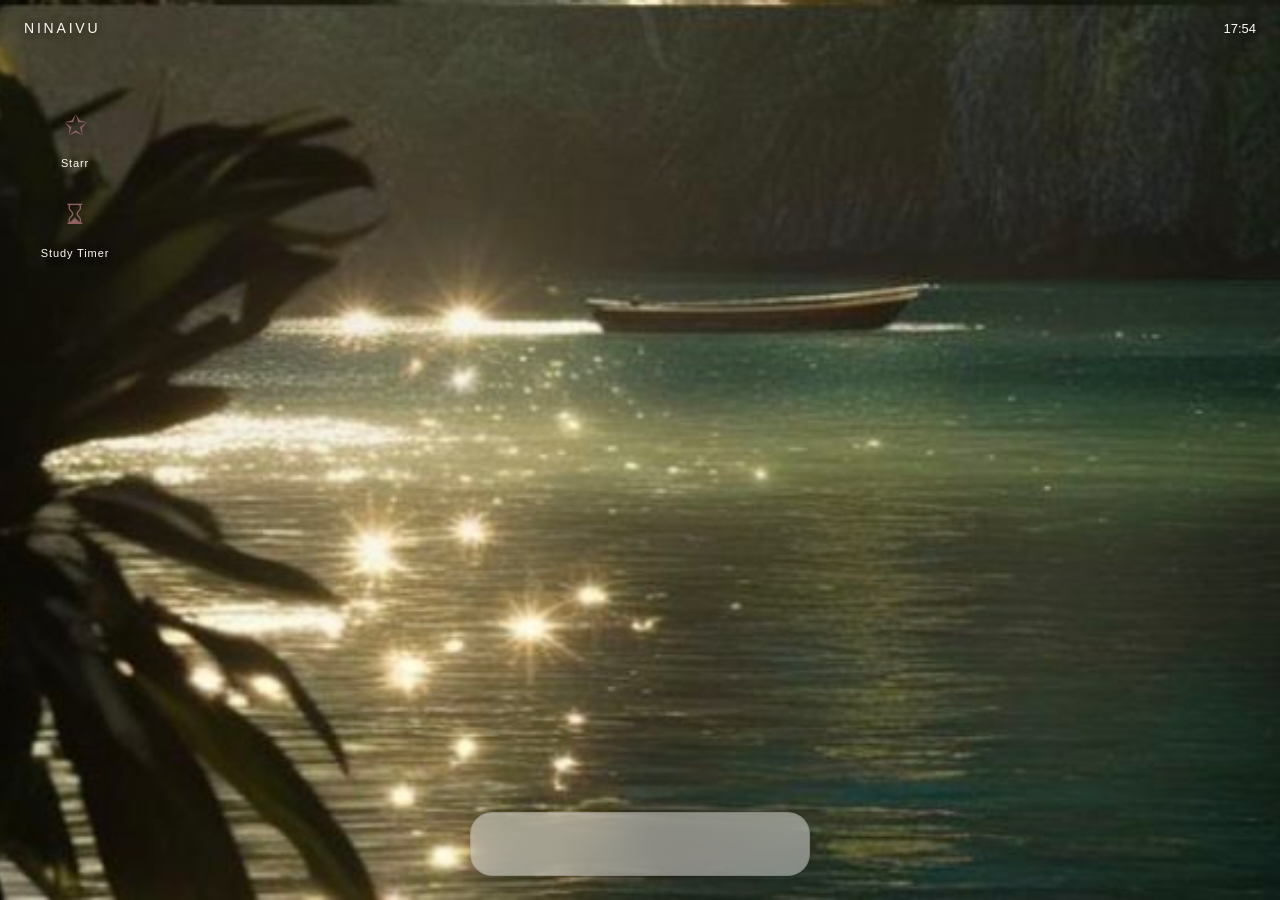
<file: index.html>
<!DOCTYPE html>
<html lang="en">
<head>
    <meta charset="UTF-8">
    <meta name="viewport" content="width=device-width, initial-scale=1.0, maximum-scale=1.0, user-scalable=no">

    <title>Ninaivu · a place for things worth keeping</title>

    <link rel="icon" type="image/png" href="ninaivu_icon.png">
    <!-- Tells Apple/iOS devices to use this icon -->
    <link rel="apple-touch-icon" href="ninaivu_icon.png">

    <!-- Tells Android devices to use the Web App Manifest (we will create this next) -->
    <link rel="manifest" href="manifest.json">
    
    <link rel="stylesheet" href="style.css">
</head>

<body>
    <main id="desktop">
        <header class="system">
            <div class="system-name" title="a place for things worth keeping" id="ninaivu-system">NINAIVU</div>
            <div class="system-time" id="clock">00:00</div>
        </header>

        <div class="desktop-area">
            <div class="desktop-icon" data-app="starr" id="starr-icon">
                <div class="desktop-icon-symbol">✩</div>
                <div class="desktop-icon-name">Starr</div>
            </div>

            <div class="desktop-icon" data-app="study-timer" id="study-timer-icon">
                <div class="desktop-icon-symbol">⌛︎</div>
                <div class="desktop-icon-name">Study Timer</div>
            </div>
        </div>

        <nav class="dock">
            <!-- Ninaivu adds app icons here when their windows open. -->
        </nav>

        <div class="window" data-app="ninaivu" id="main-window">
            <div class="window-bar">
                <div class="window-controls">
                    <button class="window-control close" aria-label="Close"></button>
                    <button class="window-control minimize" aria-label="Minimize"></button>
                    <button class="window-control maximize" aria-label="Maximize"></button>
                </div>
                <div class="window-title">NINAIVU</div>
            </div>
            <div class="window-content">
                <p>hello from ninaivu</p>
            </div>
        </div>

        <div class="window" data-app="starr" id="starr-window">
            <div class="window-bar">
                <div class="window-controls">
                    <button class="window-control close" aria-label="Close"></button>
                    <button class="window-control minimize" aria-label="Minimize"></button>
                    <button class="window-control maximize" aria-label="Maximize"></button>
                </div>
                <div class="window-title">STARR</div>
            </div>
            <div class="window-content">
                <p>hello from starr</p>
            </div>
        </div>

        <div class="window study-timer-window" data-app="study-timer" id="study-timer-window">
            <div class="window-bar">
                <div class="window-controls">
                    <button class="window-control close" aria-label="Close"></button>
                    <button class="window-control minimize" aria-label="Minimize"></button>
                    <button class="window-control maximize" aria-label="Maximize"></button>
                </div>
                <div class="window-title">NINAIVU / STUDY TIMER</div>
            </div>
            <div class="window-content timer-window-content">
                <iframe src="apps/study-timer/index.html" title="Ninaivu physical study timer digital twin"></iframe>
            </div>
        </div>
    </main>

    <script src="script.js"></script>
</body>
</html>
</file>
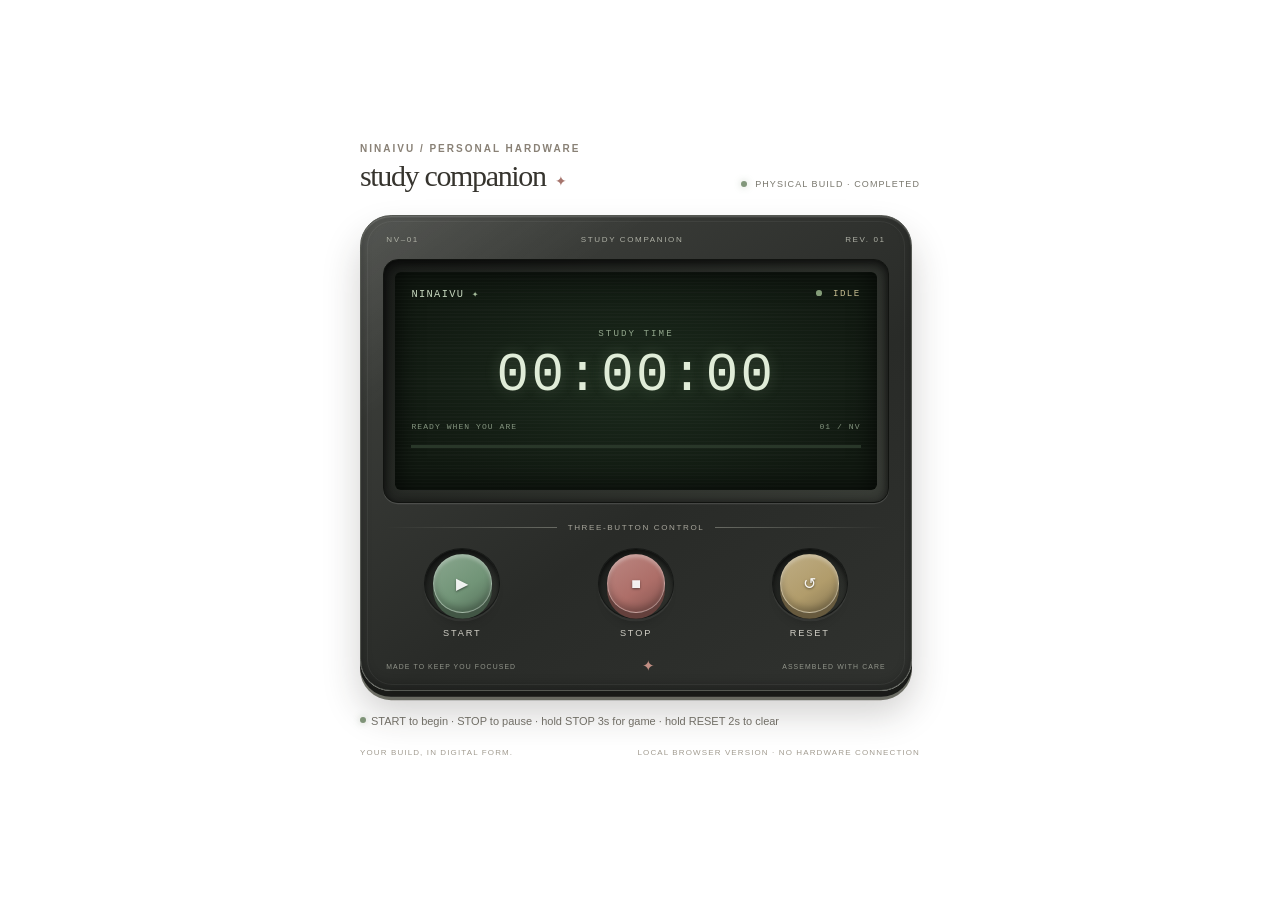
<file: apps/study-timer/index.html>
<!DOCTYPE html>
<html lang="en">
<head>
<meta charset="UTF-8">
<meta name="viewport" content="width=device-width, initial-scale=1.0, maximum-scale=1.0, user-scalable=no">
<title>Ninaivu · Physical Study Timer</title>
<link rel="stylesheet" href="style.css">
</head>
<body>
<main class="page">
    <header class="app-heading">
        <div>
            <div class="eyebrow">NINAIVU / PERSONAL HARDWARE</div>
            <h1>study companion <span>✦</span></h1>
        </div>
        <div class="build-status"><i></i> PHYSICAL BUILD · COMPLETED</div>
    </header>

    <div class="device-stage"></div>
        <section class="device" aria-label="Digital twin of the Ninaivu study timer">
            <div class="device-branding">
                <span>NV–01</span>
                <span>STUDY COMPANION</span>
                <span>REV. 01</span>
            </div>

            <div class="screen-bezel">
                <div class="screen" id="device-screen">
                    <div class="screen-topline">
                        <span class="screen-logo">NINAIVU <b>✦</b></span>
                        <span class="screen-status" id="screen-status"><i></i> IDLE</span>
                    </div>

                    <section class="timer-view" id="timer-view">
                        <div class="screen-caption" id="screen-caption">STUDY TIME</div>
                        <div class="time-display" id="time-display">00:00:00</div>
                        <div class="screen-bottomline">
                            <span id="session-message">READY WHEN YOU ARE</span>
                            <span>01 / NV</span>
                        </div>
                        <div class="progress-track"><div id="progress-fill"></div></div>
                    </section>

                    <section class="game-view" id="game-view" hidden>
                        <div class="game-topline">
                            <span>BREAK MODE / RUNNER</span>
                            <span>SCORE <b id="game-score">00000</b></span>
                        </div>
                        <canvas id="game-canvas" width="320" height="105" aria-label="Tiny monochrome runner game"></canvas>
                        <div class="game-message" id="game-message">PRESS START TO PLAY</div>
                    </section>
                </div>
            </div>

            <div class="screen-glint"></div>

            <div class="control-label"><span></span> THREE-BUTTON CONTROL <span></span></div>

            <div class="physical-buttons">
                <button class="hardware-button start" id="start-button" type="button" aria-label="Start or jump">
                    <span class="button-well"><span class="button-cap"><span class="button-symbol">▶</span></span></span>
                    <span class="button-name">START</span>
                </button>
                <button class="hardware-button stop" id="stop-button" type="button" aria-label="Stop or enter and exit game mode">
                    <span class="button-well"><span class="button-cap"><span class="button-symbol">■</span></span></span>
                    <span class="button-name">STOP</span>
                </button>
                <button class="hardware-button reset" id="reset-button" type="button" aria-label="Hold to reset timer">
                    <span class="button-well"><span class="button-cap"><span class="button-symbol">↺</span></span></span>
                    <span class="button-name">RESET</span>
                </button>
            </div>

            <div class="device-engraving">
                <span>MADE TO KEEP YOU FOCUSED</span>
                <span class="engraving-star">✦</span>
                <span>ASSEMBLED WITH CARE</span>
            </div>
        </section>
    </div>

    <div class="device-footnote">
        <span class="status-led"></span>
        <span id="interaction-hint">START to begin · STOP to pause · hold STOP 3s for game · hold RESET 2s to clear</span>
    </div>

    <footer class="page-footer">
        <span>YOUR BUILD, IN DIGITAL FORM.</span>
        <span>LOCAL BROWSER VERSION · NO HARDWARE CONNECTION</span>
    </footer>
</main>
<script src="script.js"></script>
<script src="responsive.js"></script>
</body>
</html>
</file>
<file: style.css>
* {
    margin: 0;
    padding: 0;
    box-sizing: border-box;
}

body {
    width: 100vw;
    height: 100dvh; /* Fixes the mobile address bar issue */
    overflow: hidden;
    font-family: sans-serif;
    background: #f2f0eb;
    color: #171717;
    touch-action: manipulation; /* Stops double-tap zoom */
}

#desktop {
    width: 100%;
    height: 100%;
    position: relative;

    background-image: url("inspos/beach.jpeg");
    background-size: cover;
    background-position: center;
    background-repeat: no-repeat;
}

.system {
    position: absolute;
    top: 20px;
    left: 24px;
    right: 24px;

    display: flex;
    justify-content: space-between;
    align-items: center;
}

.system-name {
    font-size: 14px;
    letter-spacing: 0.2em;
}

.system-time {
    font-size: 13px;
}

.desktop-area {
    width: 100%;
    height:100%;
}

.dock {
    position:absolute;
    bottom: 24px;
    left:50%;
    transform: translateX(-50%);

    width: 340px;
    height: 64px;

    background: rgba(255, 255, 255, 0.45);
    backdrop-filter: blur(14px);
    -webkit-backdrop-filter: blur(14px);

    border: 1px solid rgba(23, 23, 23, 0.12);
    border-radius: 22px;

    box-shadow:
        0 8px 30px rgba(0, 0, 0, 0.08);

    display: flex;
    align-items: center;
    justify-content: center;

    transition: 0.25s ease;
}

.dock:hover {
    transform: translateX(-50%) translateY(-4px);
}

.dock-item {
    width: 44px;
    height: 44px;

    display: flex;
    align-items: center;
    justify-content: center;

    font-size: 20px;

    border-radius: 14px;

    cursor: pointer;

    transition:
        transform 0.2s ease,
        background 0.2s ease;
}

.dock-item:hover {
    background: rgba(23, 23, 23, 0.08);
    transform: translateY(-5px) scale(1.08);
}

/* Make windows responsive by default */
.window {
    display: none;
    position: absolute;
    top: 20%;
    left: 50%;
    width: min(520px, 90vw); /* Responsive width */
    height: min(340px, 70dvh); /* Responsive height */
    transform: translateX(-50%);
    background: rgba(255, 255, 255, 0.55);
    backdrop-filter: blur(18px);
    -webkit-backdrop-filter: blur(18px);
    border: 1px solid rgba(23, 23, 23, 0.12);
    border-radius: 20px;
    box-shadow: 0 15px 50px rgba(0, 0, 0, 0.08);
    overflow: hidden;
    /* Prevent text selection while dragging */
    user-select: none;
    -webkit-user-select: none;
}

.window-bar {
    height: 48px;

    display: flex;
    align-items: center;

    padding: 0 16px;

    border-bottom: 1px solid rgba(23, 23, 23, 0.1);

    touch-action: none; /* Stops mobile scrolling while dragging */
    cursor: grab;       /* Shows a grab hand on desktop */
    user-select: none;
}

.window-bar:active {
    cursor: grabbing;
}

.window-controls {
    display: flex;
    gap: 7px;
}

.window-control {
    width: 10px;
    height: 10px;

    padding: 0;

    border: 1px solid #171717;
    border-radius: 50%;

    background: transparent;

    cursor: pointer;

    transition: transform 0.15s ease, background 0.15s ease;
}

.window-control:hover {
    transform: scale(1.25);
}

.window-title {
    position:absolute;
    left: 50%;

    transform: translateX(-50%);

    font-size: 12px;
    letter-spacing: 0.12em;
}

.window-content {
    padding: 16px;
}

#desktop::before {
    content:"";

    position:absolute;
    inset: 0;

    background:
        radial-gradient(
            circle at 20% 30%,
            rgba(145, 98, 98, 0.10),
            transparent 35%
        ),
        radial-gradient(
            circle at 80% 70%,
            rgba(220, 190, 120, 0.12),
            transparent 35%
        );

    pointer-events: none;

    z-index: 0;
}

.system,
.dock,
.window{
    z-index: 1;
}

.ninaivu-mark{
    color: #916262;
    font-size: 22px;

    transition:
    transform 0.2s ease,
    opacity 0.02s ease;
}

.dock-item:hover .ninaivu-mark {
    transform: /*rotate(8deg)*/ scale(1.08);
}

.window {
    animation: windowEnter 0.45s ease;
}

@keyframes windowEnter {
    from {
        opacity: 0;
        transform: translateX(-50%) translateY(12px);
    }

    to {
        opacity: 1;
        transform: translateX(-50%) translateY(0);
    }
}

.window.minimized {
    /*display: none;*/
    visibility: hidden;
}

.window.maximized {
    top:0;
    left:0;

    width: 100%;
    height:100%;

    transform: none;

    border-radius: 0;
}

.dock-item {
    position: relative;
}

.dock-item::after {
    content: "";

    position: absolute;

    bottom: 2px;
    left:50%;

    width: 5px;
    height: 5px;

    transform: translateX(-50%);

    background: #916262;

    border-radius: 50%;

    opacity: 0;

    transition: opacity 0.2s ease;
}

.dock-item.app-open::after {
    opacity: 1;
}

/* to make the icons non selectable when double clicked */
.dock-item {
    user-select: none;
    -webkit-user-select: none;
}

.desktop-icon {
    position: absolute;

    top: 100px;
    left: 40px;

    width: 70px;

    display: flex;
    flex-direction: column;
    align-items: center;

    cursor: pointer;

    user-select: none;
    -webkit-user-select: none;
}

.desktop-icon-symbol {
    width: 50px;
    height: 50px;
    display: flex;
    align-items: center;
    justify-content: center;
    font-size: 28px;
    color: #916262; /* Changed to match your text */
    border: none; /* Removed the border */
    border-radius: 14px;
    text-shadow: 0 1px 8px rgba(25, 20, 35, 0.85); /* Added shadow for visibility */
    transition: transform 0.2s ease, background 0.2s ease;
}

.desktop-icon-name{
    margin-top: 7px;

    font-size: 11px;
    letter-spacing: 0.08em;

    text-align: center;
}

.desktop-icon:hover .desktop-icon-symbol {
    transform: translateY(-3px) scale(1.05);
    background: rgba(145, 98, 98, 0.08);
}

.desktop-icon.selected .desktop-icon-symbol {
    background: rgba(145, 98, 98, 0.15);
    border-color: rgba(145, 98, 98, 0.35);
}

.desktop-icon.selected .desktop-icon-name {
    background: rgba(145, 98, 98, 0.12);
}

/*---UNSELECTABLE---*/
.system-name {
    user-select: none;
    cursor: pointer;
}

/*---colour-convenience---*/
.system {
    color: #fffaf2;
    text-shadow: 0 1px 8px rgba(25, 20, 30, 0.75);
}

.desktop-icon {
    color: #fffaf2;
    text-shadow: 0 1px 8px rgba(25, 20, 35, 0.85);
}

.desktop-icon img {
    filter: none;
}


/*--- Study Timer app window: added without changing the original desktop rules ---*/
.study-timer-window { width: 490px; height: 610px; }
.study-timer-window .timer-window-content { height: calc(100% - 48px); padding: 0; overflow: hidden; background: transparent;/*#eae7df*/ }
.study-timer-window iframe { display: block; width: 100%; height: 100%; border: 0; }
@media (max-width: 540px) { .study-timer-window { width: calc(100vw - 20px); height: min(760px, 88vh); top: 6%; } }



#study-timer-icon {
    top: 190px;
}

/* ================================
   Tablet responsive layouttt
================================ */

@media (min-width: 768px) and (max-width: 1023px) {

    .system {
        top: 18px;
        left: 20px;
        right: 20px;
    }

    .dock {
        width: 300px;
        height: 60px;
        bottom: 18px;
    }

    .window {
        width: min(520px, 85vw);
        max-height: 85vh;
    }

        /* Allow maximized windows to use the entire screen */
    .window.maximized {
        max-width: none;
        max-height: none;
    }

    .study-timer-window {
        /*
        width: min(490px, 85vw);
        height: min(610px, 85vh);
        */
        width: min(620px, 88vw);
        height: min(760px, 88vh);
        top: 50%;
        transform: translate(-50%, -50%);
    }

}

@media (max-width: 767px) and (orientation: landscape) {
    .study-timer-window {
        width: calc(100vw - 20px);
        height: 90vh;
        top: 5%;
    }
}


/* Mobile & Tablet Adjustments */
@media (max-width: 768px) {
    .dock {
        width: 90vw;
        max-width: 340px;
        bottom: 20px;
        /* Accounts for iPhone home bar */
        bottom: max(20px, env(safe-area-inset-bottom));
    }
    
    .window {
        width: 95vw;
        height: 80dvh;
        top: 10dvh;
    }

    .window.maximized {
        width: 100vw;
        height: 100dvh;
    }
    
    .desktop-icon {
        top: 80px;
        left: 20px;
    }
    
    /* Specific fix for the study timer window on mobile */
    .study-timer-window {
        width: 95vw;
        height: 85dvh;
        top: 7dvh;
        transform: translateX(-50%);
    }
}
</file>
<file: apps/study-timer/style.css>
* { box-sizing: border-box; }
:root {
    --shell-a: #424440;
    --shell-b: #292b28;
    --shell-c: #1e201e;
    --screen: #101811;
    --phosphor: #d9e8d0;
    --phosphor-dim: #8fa18a;
    --pink: #a36f68;
}

/*---
html, body { min-height: 100%; }
body {
    margin: 0;
    padding: 18px 18px 15px;
    color: #292823;
    background: transparent;
        //radial-gradient(ellipse at 12% 8%, rgba(145,98,98,.11), transparent 35%),
        //radial-gradient(ellipse at 90% 90%, rgba(218,190,120,.15), transparent 36%),
        //#eae7df;
    font-family: Arial, Helvetica, sans-serif;
}
.page { width: min(100%, 480px); margin: 0 auto; }
---*/

html, body {
    min-height:100%;
}

body {
    margin:0;
    min-height:100vh;
    min-height:100dvh;
    padding:18px;
    display:grid;
    place-items:center;
    color:#292823;
    background:transparent;
    font-family:Arial,Helvetica,sans-serif;
}

.page {
    width:min(100%,560px);
    margin:auto;
}


.app-heading { display:flex; align-items:flex-end; justify-content:space-between; gap:10px; margin:0 2px 13px; }
.eyebrow { font-size:8px; font-weight:700; letter-spacing:.2em; color:#898176; }
h1 { margin:5px 0 0; font:normal 23px Georgia,serif; letter-spacing:-.045em; color:#36342e; }
h1 span { color:#a6756d; font-size:14px; margin-left:3px; }
.build-status { padding-bottom:4px; white-space:nowrap; font-size:7px; letter-spacing:.12em; color:#79776d; }
.build-status i,.status-led { display:inline-block; width:6px; height:6px; margin-right:5px; border-radius:50%; background:#82977b; box-shadow:0 0 7px rgba(130,151,123,.45); }

.device {
    position:relative;
    padding:17px 19px 13px;
    border-radius:27px;
    color:#e9e6dd;
    background:
        linear-gradient(145deg,rgba(255,255,255,.10),transparent 24%),
        linear-gradient(145deg,var(--shell-a),var(--shell-b) 58%,#30322f);
    border:1px solid #555852;
    box-shadow:
        0 19px 32px rgba(39,36,30,.22),
        0 5px 0 #171917,
        0 8px 0 #777970,
        inset 0 1px 1px rgba(255,255,255,.18),
        inset 0 -4px 9px rgba(0,0,0,.3);
}
.device::before {
    content:""; position:absolute; inset:5px; border-radius:22px;
    border:1px solid rgba(255,255,255,.055); pointer-events:none;
}
.device-branding { display:flex; justify-content:space-between; padding:0 3px 13px; color:#aeb0a5; font-size:7px; letter-spacing:.2em; }
.screen-bezel {
    padding:10px;
    border-radius:13px;
    background:linear-gradient(145deg,#171917,#373a35);
    border:1px solid #111310;
    box-shadow:inset 0 2px 8px rgba(0,0,0,.8),0 1px 0 rgba(255,255,255,.13);
}
.screen {
    position:relative;
    min-height:190px;
    overflow:hidden;
    padding:13px 14px 12px;
    border-radius:5px;
    color:var(--phosphor);
    background:
        repeating-linear-gradient(0deg,rgba(255,255,255,.018) 0,rgba(255,255,255,.018) 1px,transparent 1px,transparent 3px),
        radial-gradient(ellipse at center,#1b2a1c 0%,#101810 82%);
    box-shadow:inset 0 0 23px rgba(0,0,0,.78),0 0 12px rgba(166,205,150,.06);
    font-family:"Courier New",monospace;
}
.screen-topline,.screen-bottomline,.game-topline { display:flex; justify-content:space-between; align-items:center; font-size:9px; letter-spacing:.13em; }
.screen-logo { color:#c5d6bd; }
.screen-logo b { color:#a6bc9c; }
.screen-status { color:#c6bd91; font-size:8px; }
.screen-status i { display:inline-block; width:5px; height:5px; margin-right:4px; border-radius:50%; background:#849d78; }
.timer-view { padding:25px 0 0; }
.screen-caption { text-align:center; color:#91a58b; font-size:8px; letter-spacing:.22em; margin-bottom:8px; }
.time-display { text-align:center; font-size:clamp(34px,9vw,47px); line-height:1; letter-spacing:.045em; font-variant-numeric:tabular-nums; color:#e0ecd8; text-shadow:0 0 13px rgba(195,226,180,.22); }
.screen-bottomline { margin-top:17px; color:#84947f; font-size:7px; }
.progress-track { height:3px; margin-top:12px; background:#293729; overflow:hidden; }
#progress-fill { width:0%; height:100%; background:#c7d9b9; box-shadow:0 0 7px #b6d4a7; transition:width .25s; }

.game-view { padding-top:14px; }
.game-topline { color:#aabda3; font-size:8px; }
#game-canvas { display:block; width:100%; height:auto; margin:8px auto 0; image-rendering:pixelated; }
.game-message { min-height:13px; padding-top:3px; text-align:center; color:#c7d9b9; font-size:8px; letter-spacing:.14em; }
[hidden] { display:none !important; }

.control-label { display:flex; align-items:center; gap:9px; margin:18px 3px 14px; color:#a8a69c; font-size:7px; letter-spacing:.2em; }
.control-label span:first-child,.control-label span:last-child { flex:1; height:1px; background:linear-gradient(90deg,transparent,#686a63); }
.control-label span:last-child { background:linear-gradient(90deg,#686a63,transparent); }

.physical-buttons { display:grid; grid-template-columns:repeat(3,1fr); gap:13px; }
.hardware-button {
    display:flex; flex-direction:column; align-items:center; gap:8px;
    padding:0; border:0; background:transparent; color:#d9d7cf; cursor:pointer;
    -webkit-tap-highlight-color:transparent; touch-action:manipulation; user-select:none;
}
.button-well {
    display:grid; place-items:center; width:66px; height:61px; border-radius:50%;
    background:linear-gradient(145deg,#1b1d1b,#3a3d38);
    border:1px solid #171917;
    box-shadow:inset 0 3px 6px rgba(0,0,0,.65),0 2px 0 rgba(255,255,255,.07);
}
.button-cap {
    display:grid; place-items:center; position:relative; width:51px; height:51px; border-radius:50%;
    background:linear-gradient(145deg,color-mix(in srgb,var(--button-color),white 17%),var(--button-color) 58%,color-mix(in srgb,var(--button-color),black 24%));
    border:1px solid rgba(255,255,255,.28);
    box-shadow:0 5px 0 color-mix(in srgb,var(--button-color),black 42%),0 7px 9px rgba(0,0,0,.28),inset 0 2px 3px rgba(255,255,255,.3),inset 0 -4px 6px rgba(0,0,0,.23);
    transition:transform .075s ease,box-shadow .075s ease,filter .075s ease;
}
.button-symbol { color:rgba(255,255,255,.92); font-size:14px; text-shadow:0 1px 2px rgba(0,0,0,.5); }
.hardware-button:active .button-cap,.hardware-button.is-pressed .button-cap {
    transform:translateY(4px);
    box-shadow:0 1px 0 color-mix(in srgb,var(--button-color),black 42%),0 2px 3px rgba(0,0,0,.25),inset 0 2px 5px rgba(0,0,0,.2);
    filter:brightness(.94);
}
.hardware-button:focus-visible .button-cap { outline:2px solid #e6d2a4; outline-offset:4px; }
.start { --button-color:#719477; }
.stop { --button-color:#ad6e68; }
.reset { --button-color:#b19c6b; }
.button-name { font-size:8px; letter-spacing:.2em; color:#d0cec5; }
.device-engraving { display:flex; justify-content:space-between; align-items:center; padding:17px 3px 0; color:#92958b; font-size:6px; letter-spacing:.16em; }
.engraving-star { color:#c18e83; font-size:13px; }
.device-footnote { display:flex; align-items:flex-start; margin:16px 3px 0; color:#77746c; font-size:9px; line-height:1.55; }
.status-led { flex:none; margin-top:4px; }
.page-footer { display:flex; justify-content:space-between; gap:8px; margin:12px 3px 0; color:#a29c91; font-size:6px; letter-spacing:.14em; }
@media(max-width:390px) {
    body{padding:13px 10px}
    .device{padding:14px 13px 12px}
    .app-heading{align-items:flex-start}
    .build-status{font-size:6px}
    .button-well{width:60px;height:57px}
    .button-cap{width:47px;height:47px}
    .screen{min-height:180px}
}


/* Proportional scaling for the physical timer */
.device-stage {
    width: 100%;
    display: flex;
    justify-content: center;
    align-items: center;
    overflow: visible;
}

.device {
    width: 480px;
    max-width: none;
    flex: none;
    zoom: var(--device-scale, 1);
}

/* Give the surrounding typography room to breathe */

.app-heading {
    width: 100%;
    margin: 0 0 22px;
    align-items: flex-end;
    gap: 20px;
}

.eyebrow {
    font-size: clamp(8px, 1.2vw, 10px);
}

h1 {
    font-size: clamp(23px, 3vw, 30px);
}

.build-status {
    font-size: clamp(7px, 1vw, 9px);
}

.device-footnote {
    width: 100%;
    margin: 22px 0 0;
    font-size: clamp(9px, 1.2vw, 11px);
}

.page-footer {
    width: 100%;
    margin: 18px 0 0;
    font-size: clamp(6px, .9vw, 8px);
    gap: 16px;
}

/* Narrow layouts */
@media (max-width: 480px) {
    .app-heading {
        align-items: flex-start;
        flex-direction: column;
        gap: 8px;
    }

    .page-footer {
        flex-wrap: wrap;
    }
}
</file>
